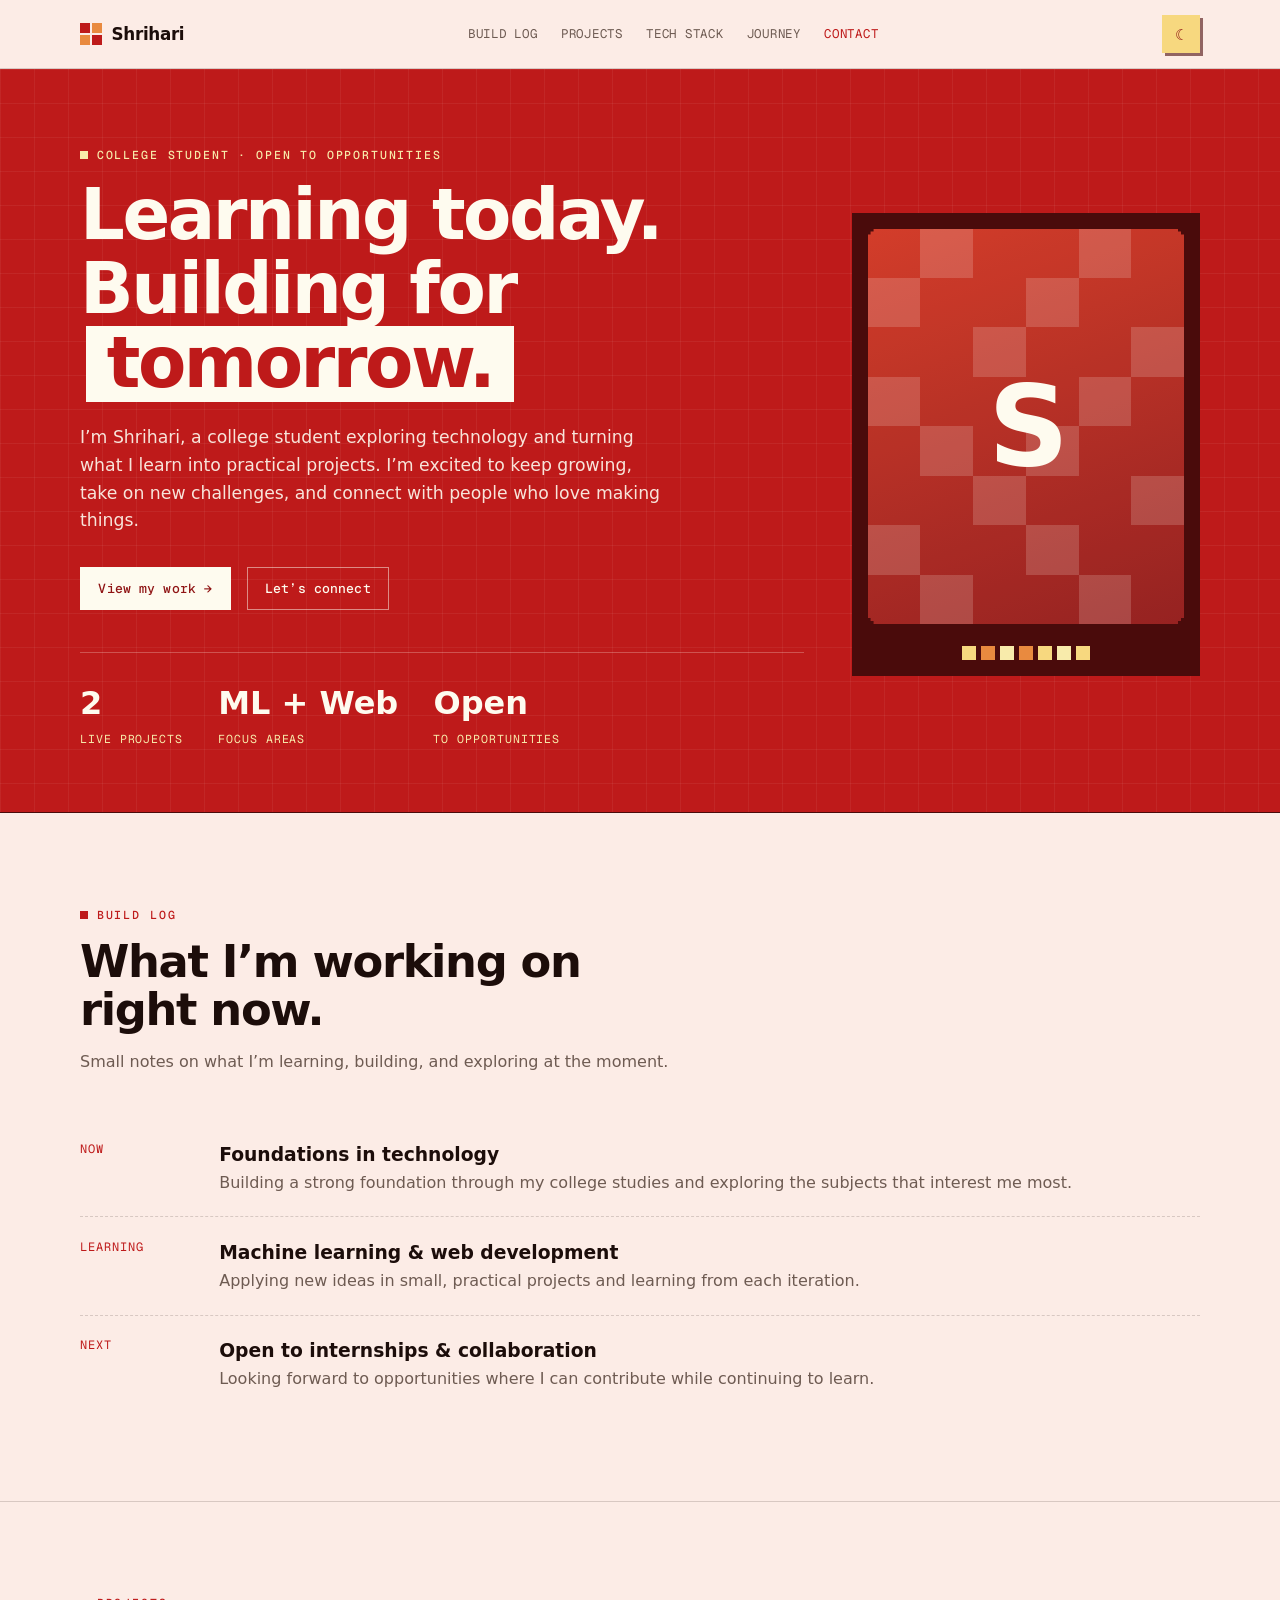
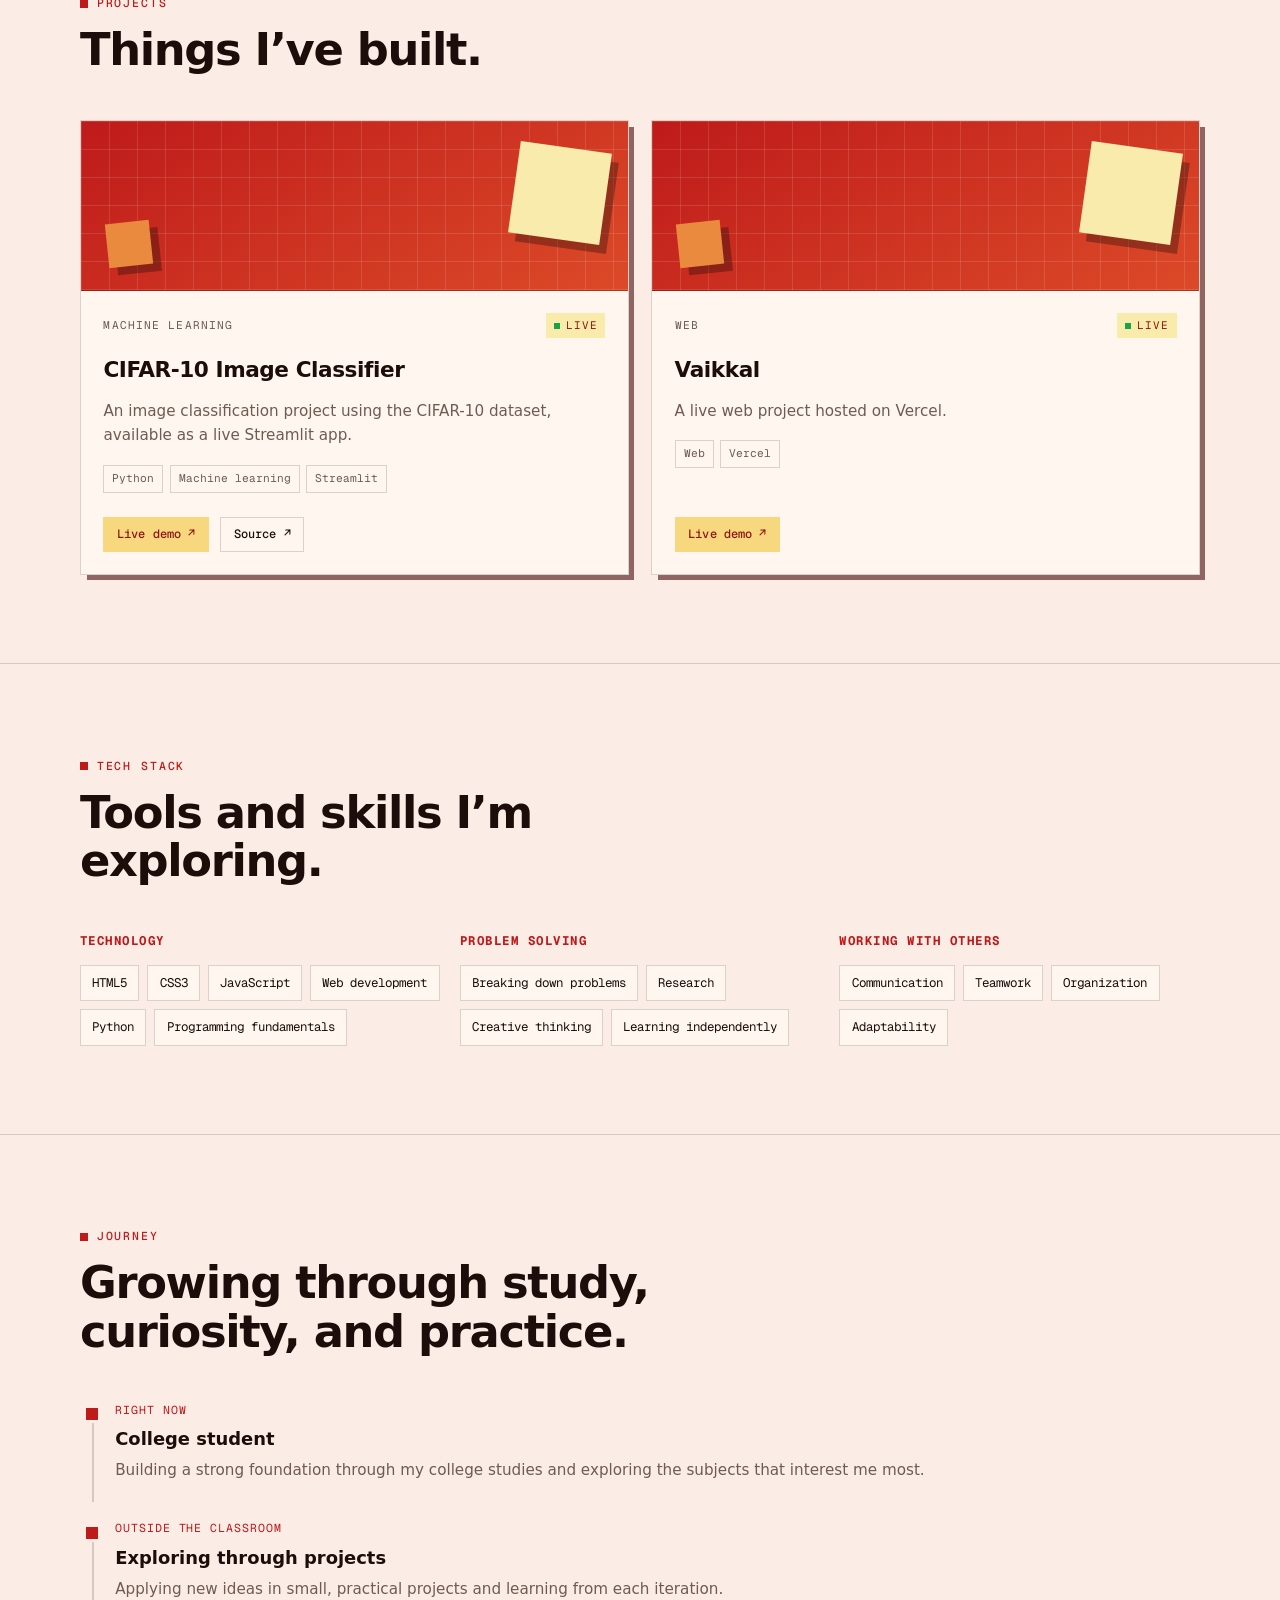
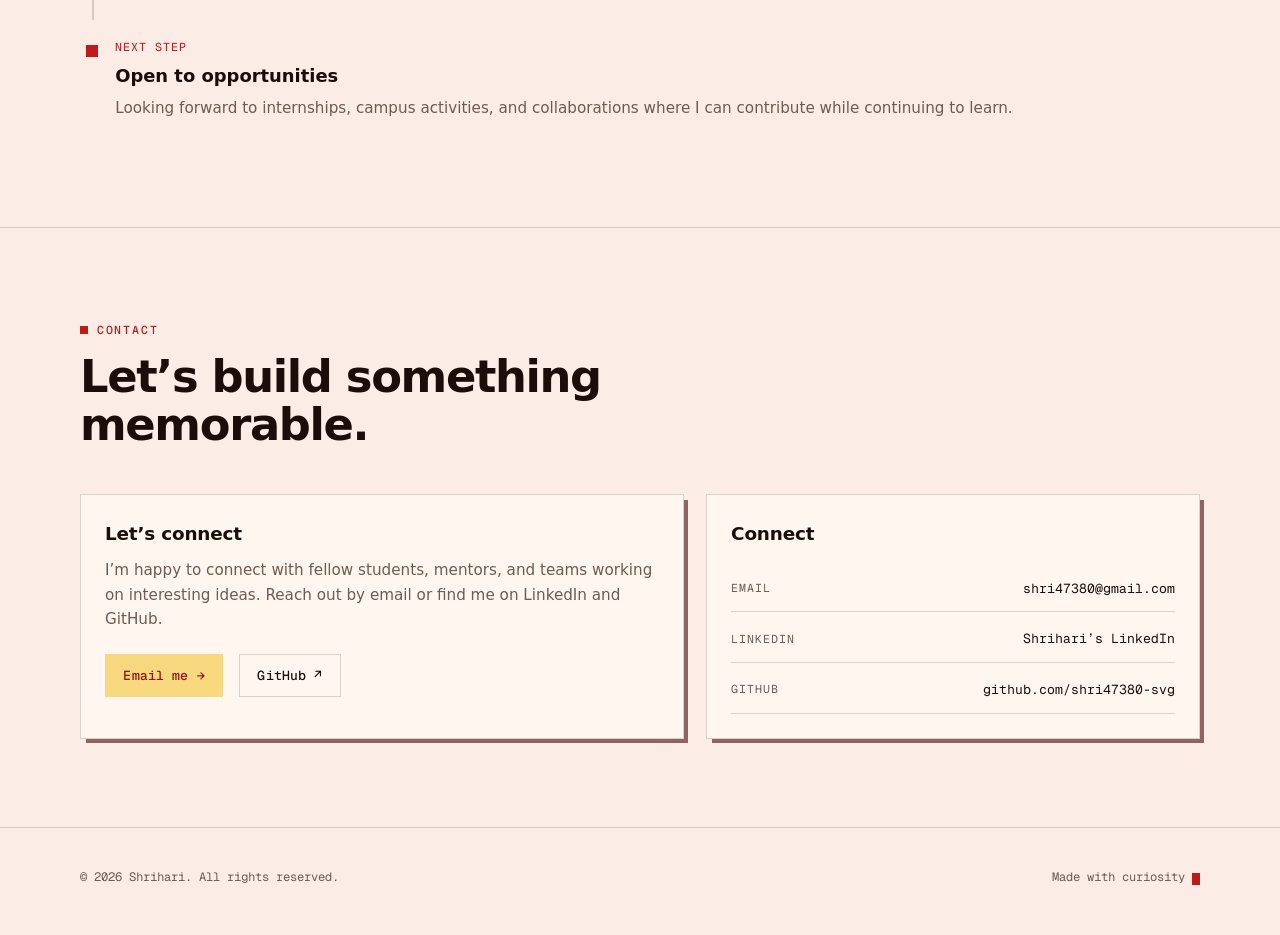
<file: index.html>
<!DOCTYPE html>
<html lang="en">
  <head>
    <meta charset="UTF-8" />
    <meta name="viewport" content="width=device-width, initial-scale=1.0" />
    <meta name="theme-color" content="#be1a1a" />
    <meta name="color-scheme" content="light dark" />
    <title>Shrihari | Student Portfolio</title>
    <meta
      name="description"
      content="Shrihari's student portfolio: learning, exploring technology, and building ideas into digital projects."
    />
    <meta property="og:type" content="website" />
    <meta property="og:title" content="Shrihari | Student Portfolio" />
    <meta
      property="og:description"
      content="Learning, exploring technology, and building ideas into digital projects."
    />
    <link rel="canonical" href="https://shri47380-svg.github.io/hari/" />
    <link rel="icon" type="image/svg+xml" href="favicon.svg" />
    <link rel="preconnect" href="https://api.fontshare.com" crossorigin />
    <link rel="preconnect" href="https://fonts.googleapis.com" />
    <link rel="preconnect" href="https://fonts.gstatic.com" crossorigin />
    <link
      href="https://api.fontshare.com/v2/css?f[]=general-sans@500,600,700&f[]=satoshi@400,500,700&display=swap"
      rel="stylesheet"
    />
    <link
      href="https://fonts.googleapis.com/css2?family=Geist+Mono:wght@400;500&display=swap"
      rel="stylesheet"
    />
    <link rel="stylesheet" href="css/styles.css" />
    <script>
      try {
        var saved = localStorage.getItem("theme");
        var dark = saved ? saved === "dark" : matchMedia("(prefers-color-scheme: dark)").matches;
        document.documentElement.classList.toggle("dark", dark);
        if (!sessionStorage.getItem("intro-seen") && !matchMedia("(prefers-reduced-motion: reduce)").matches) {
          document.documentElement.classList.add("intro");
          setTimeout(function () {
            var c = document.getElementById("intro");
            if (!c || !c.classList.contains("is-live")) document.documentElement.classList.remove("intro");
          }, 5000);
        }
      } catch (e) {}
    </script>
  </head>
  <body>
    <div id="intro" aria-hidden="true"><div class="intro-inner"><div class="intro-name">Shrihari</div><div class="intro-bar"><span></span></div></div></div>

    <header class="site-header">
      <div class="container header-inner">
        <a href="#top" class="brand">
          <span class="brand-mark" aria-hidden="true"><i></i><i></i><i></i><i></i></span>
          Shrihari
        </a>
        <nav class="main-nav" aria-label="Main navigation">
          <a href="#build-log">Build Log</a>
          <a href="#projects">Projects</a>
          <a href="#tech-stack">Tech Stack</a>
          <a href="#journey">Journey</a>
          <a href="#contact">Contact</a>
        </nav>
        <div class="header-actions">
          <button class="icon-btn" id="theme-toggle" type="button" aria-label="Toggle theme" title="Toggle theme">
            <span id="theme-icon" aria-hidden="true">☾</span>
          </button>
        </div>
      </div>
    </header>

    <main id="top">
      <section class="hero">
        <div class="container hero-inner">
          <div class="hero-copy" data-reveal>
            <div class="eyebrow">College student · Open to opportunities</div>
            <h1>
              Learning today. Building for <span class="chip">tomorrow.</span>
            </h1>
            <p class="summary">
              I’m Shrihari, a college student exploring technology and turning what I learn into
              practical projects. I’m excited to keep growing, take on new challenges, and connect
              with people who love making things.
            </p>
            <div class="btn-row">
              <a class="btn cream" href="#projects">View my work →</a>
              <a class="btn ghost" href="#contact">Let’s connect</a>
            </div>
            <div class="stat-row" aria-label="Portfolio highlights">
              <div class="stat">
                <div class="value">2</div>
                <div class="label">Live projects</div>
              </div>
              <div class="stat">
                <div class="value">ML + Web</div>
                <div class="label">Focus areas</div>
              </div>
              <div class="stat">
                <div class="value">Open</div>
                <div class="label">To opportunities</div>
              </div>
            </div>
          </div>

          <aside class="portrait" data-reveal aria-label="Profile">
            <div class="portrait-inner pixel-corners">
              <div class="portrait-grid" aria-hidden="true">
                <i></i><i class="on"></i><i></i><i></i><i class="on"></i><i></i>
                <i class="on"></i><i></i><i></i><i class="on"></i><i></i><i></i>
                <i></i><i></i><i class="on"></i><i></i><i></i><i class="on"></i>
                <i class="on"></i><i></i><i></i><i></i><i class="on"></i><i></i>
                <i></i><i class="on"></i><i></i><i class="on"></i><i></i><i></i>
                <i></i><i></i><i class="on"></i><i></i><i></i><i class="on"></i>
                <i class="on"></i><i></i><i></i><i class="on"></i><i></i><i></i>
                <i></i><i class="on"></i><i></i><i></i><i class="on"></i><i></i>
              </div>
              <div class="monogram">S</div>
            </div>
            <div class="pixel-strip" aria-hidden="true">
              <i></i><i></i><i></i><i></i><i></i><i></i><i></i>
            </div>
          </aside>
        </div>
      </section>

      <section id="build-log" class="section">
        <div class="container">
          <div class="section-head" data-reveal>
            <div class="eyebrow">Build Log</div>
            <h2>What I’m working on right now.</h2>
            <p>Small notes on what I’m learning, building, and exploring at the moment.</p>
          </div>

          <div data-reveal>
            <div class="log-item">
              <div class="log-date">Now</div>
              <div>
                <h3>Foundations in technology</h3>
                <p style="color: var(--text-soft)">
                  Building a strong foundation through my college studies and exploring the subjects
                  that interest me most.
                </p>
              </div>
            </div>
            <div class="log-item">
              <div class="log-date">Learning</div>
              <div>
                <h3>Machine learning &amp; web development</h3>
                <p style="color: var(--text-soft)">
                  Applying new ideas in small, practical projects and learning from each iteration.
                </p>
              </div>
            </div>
            <div class="log-item">
              <div class="log-date">Next</div>
              <div>
                <h3>Open to internships &amp; collaboration</h3>
                <p style="color: var(--text-soft)">
                  Looking forward to opportunities where I can contribute while continuing to learn.
                </p>
              </div>
            </div>
          </div>
        </div>
      </section>

      <section id="projects" class="section">
        <div class="container">
          <div class="section-head" data-reveal>
            <div class="eyebrow">Projects</div>
            <h2>Things I’ve built.</h2>
          </div>

          <div class="project-grid">
            <article class="project" data-reveal>
              <div class="project-visual" aria-hidden="true">
                <div class="pv-grid"></div>
                <div class="pv-tile"></div>
                <div class="pv-tile small"></div>
              </div>
              <div class="project-body">
                <div class="project-meta">
                  <span class="project-cat">Machine Learning</span>
                  <span class="status live">Live</span>
                </div>
                <h3>CIFAR-10 Image Classifier</h3>
                <p class="tagline">
                  An image classification project using the CIFAR-10 dataset, available as a live
                  Streamlit app.
                </p>
                <div class="stack">
                  <span>Python</span>
                  <span>Machine learning</span>
                  <span>Streamlit</span>
                </div>
                <div class="project-links">
                  <a class="btn sm" href="https://cifar10-image-classifier1.streamlit.app/" target="_blank" rel="noopener noreferrer">Live demo ↗</a>
                  <a class="btn sm ghost" href="https://github.com/shri47380-svg/cifar10-image-classifier" target="_blank" rel="noopener noreferrer">Source ↗</a>
                </div>
              </div>
            </article>

            <article class="project" data-reveal>
              <div class="project-visual" aria-hidden="true">
                <div class="pv-grid"></div>
                <div class="pv-tile"></div>
                <div class="pv-tile small"></div>
              </div>
              <div class="project-body">
                <div class="project-meta">
                  <span class="project-cat">Web</span>
                  <span class="status live">Live</span>
                </div>
                <h3>Vaikkal</h3>
                <p class="tagline">A live web project hosted on Vercel.</p>
                <div class="stack">
                  <span>Web</span>
                  <span>Vercel</span>
                </div>
                <div class="project-links">
                  <a class="btn sm" href="https://vaikkal.vercel.app/" target="_blank" rel="noopener noreferrer">Live demo ↗</a>
                </div>
              </div>
            </article>
          </div>
        </div>
      </section>

      <section id="tech-stack" class="section">
        <div class="container">
          <div class="section-head" data-reveal>
            <div class="eyebrow">Tech Stack</div>
            <h2>Tools and skills I’m exploring.</h2>
          </div>

          <div class="stack-cols">
            <div class="col" data-reveal>
              <h3>Technology</h3>
              <div class="chips">
                <span>HTML5</span>
                <span>CSS3</span>
                <span>JavaScript</span>
                <span>Web development</span>
                <span>Python</span>
                <span>Programming fundamentals</span>
              </div>
            </div>
            <div class="col" data-reveal>
              <h3>Problem solving</h3>
              <div class="chips">
                <span>Breaking down problems</span>
                <span>Research</span>
                <span>Creative thinking</span>
                <span>Learning independently</span>
              </div>
            </div>
            <div class="col" data-reveal>
              <h3>Working with others</h3>
              <div class="chips">
                <span>Communication</span>
                <span>Teamwork</span>
                <span>Organization</span>
                <span>Adaptability</span>
              </div>
            </div>
          </div>
        </div>
      </section>

      <section id="journey" class="section">
        <div class="container">
          <div class="section-head" data-reveal>
            <div class="eyebrow">Journey</div>
            <h2>Growing through study, curiosity, and practice.</h2>
          </div>

          <div class="timeline">
            <article class="tl-item" data-reveal>
              <div class="tl-when">Right now</div>
              <h3>College student</h3>
              <p>
                Building a strong foundation through my college studies and exploring the subjects
                that interest me most.
              </p>
            </article>
            <article class="tl-item" data-reveal>
              <div class="tl-when">Outside the classroom</div>
              <h3>Exploring through projects</h3>
              <p>Applying new ideas in small, practical projects and learning from each iteration.</p>
            </article>
            <article class="tl-item" data-reveal>
              <div class="tl-when">Next step</div>
              <h3>Open to opportunities</h3>
              <p>
                Looking forward to internships, campus activities, and collaborations where I can
                contribute while continuing to learn.
              </p>
            </article>
          </div>
        </div>
      </section>

      <section id="contact" class="section">
        <div class="container">
          <div class="section-head" data-reveal>
            <div class="eyebrow">Contact</div>
            <h2>Let’s build something memorable.</h2>
          </div>

          <div class="contact-grid">
            <article class="card hard" data-reveal>
              <h3>Let’s connect</h3>
              <p>
                I’m happy to connect with fellow students, mentors, and teams working on interesting
                ideas. Reach out by email or find me on LinkedIn and GitHub.
              </p>
              <div class="btn-row" style="display: flex; gap: 1rem; margin-top: 1.4rem; flex-wrap: wrap">
                <a class="btn" href="mailto:shri47380@gmail.com">Email me →</a>
                <a class="btn ghost" href="https://github.com/shri47380-svg" target="_blank" rel="noopener noreferrer">GitHub ↗</a>
              </div>
            </article>

            <article class="card hard" data-reveal>
              <h3>Connect</h3>
              <ul class="contact-list">
                <li><span>Email</span><a href="mailto:shri47380@gmail.com">shri47380@gmail.com</a></li>
                <li>
                  <span>LinkedIn</span>
                  <a href="https://www.linkedin.com/in/shri-hari-c-b9612a381?utm_source=share&amp;utm_campaign=share_via&amp;utm_content=profile&amp;utm_medium=android_app" target="_blank" rel="noopener noreferrer">Shrihari’s LinkedIn</a>
                </li>
                <li>
                  <span>GitHub</span>
                  <a href="https://github.com/shri47380-svg" target="_blank" rel="noopener noreferrer">github.com/shri47380-svg</a>
                </li>
              </ul>
            </article>
          </div>
        </div>
      </section>
    </main>

    <footer class="footer">
      <div class="container footer-inner">
        <span>© <span id="year"></span> Shrihari. All rights reserved.</span>
        <span>Made with curiosity <span class="cursor" aria-hidden="true"></span></span>
      </div>
    </footer>

    <script src="js/main.js" defer></script>
  </body>
</html>
</file>
<file: css/styles.css>
:root {
  --accent-50: #fefbef;
  --accent-100: #fcf5d6;
  --accent-200: #f8ebab;
  --accent-300: #f7d87f;
  --accent-400: #e98a3f;
  --accent-500: #dc4a28;
  --accent-600: #d0311e;
  --accent-700: #be1a1a;
  --accent-800: #8f1414;
  --accent-900: #4a0b0b;
  --ink: #1c0d0a;
  --night: #1e0f0c;
  --paper: #fcece6;
  --cream: #fff7ef;
  --muted: #6e5b52;

  --bg: var(--paper);
  --surface: var(--cream);
  --text: var(--ink);
  --text-soft: var(--muted);
  --line: rgba(28, 13, 10, 0.16);
  --shadow: #4a0b0b99;

  --font-display: "General Sans", "Satoshi", system-ui, sans-serif;
  --font-sans: "Satoshi", system-ui, sans-serif;
  --font-mono: "Geist Mono", ui-monospace, monospace;

  --max: 1120px;
  --px: 3px;
}

html.dark {
  --bg: var(--night);
  --surface: #26130e;
  --text: var(--accent-50);
  --text-soft: #cbb2a6;
  --line: rgba(248, 235, 171, 0.16);
  --shadow: #000000b3;
}

* {
  box-sizing: border-box;
  margin: 0;
  padding: 0;
}

html {
  scroll-behavior: smooth;
  scroll-padding-top: 84px;
  color-scheme: light dark;
}

body {
  font-family: var(--font-sans);
  background: var(--bg);
  color: var(--text);
  line-height: 1.6;
  -webkit-font-smoothing: antialiased;
  overflow-x: hidden;
}

a {
  color: inherit;
  text-decoration: none;
}

img,
svg {
  display: block;
  max-width: 100%;
}

.container {
  width: min(var(--max), calc(100% - 2rem));
  margin: 0 auto;
}

.mono {
  font-family: var(--font-mono);
}

/* Pixel corners */
.pixel-corners {
  clip-path: polygon(
    0 calc(var(--px) * 2),
    var(--px) calc(var(--px) * 2),
    var(--px) var(--px),
    calc(var(--px) * 2) var(--px),
    calc(var(--px) * 2) 0,
    calc(100% - var(--px) * 2) 0,
    calc(100% - var(--px) * 2) var(--px),
    calc(100% - var(--px)) var(--px),
    calc(100% - var(--px)) calc(var(--px) * 2),
    100% calc(var(--px) * 2),
    100% calc(100% - var(--px) * 2),
    calc(100% - var(--px)) calc(100% - var(--px) * 2),
    calc(100% - var(--px)) calc(100% - var(--px)),
    calc(100% - var(--px) * 2) calc(100% - var(--px)),
    calc(100% - var(--px) * 2) 100%,
    calc(var(--px) * 2) 100%,
    calc(var(--px) * 2) calc(100% - var(--px)),
    var(--px) calc(100% - var(--px)),
    var(--px) calc(100% - var(--px) * 2),
    0 calc(100% - var(--px) * 2)
  );
}

/* Buttons */
.btn {
  position: relative;
  display: inline-flex;
  align-items: center;
  gap: 0.5rem;
  padding: 0.7rem 1.15rem;
  font-family: var(--font-mono);
  font-size: 0.82rem;
  font-weight: 500;
  letter-spacing: 0.01em;
  color: var(--accent-800);
  background: var(--accent-300);
  cursor: pointer;
  transition: background 0.15s ease, transform 0.1s ease;
}

.btn::before {
  content: "";
  position: absolute;
  inset: 0;
  transform: translate(4px, 4px);
  background: var(--shadow);
  z-index: -1;
}

.btn:hover {
  background: var(--accent-200);
}

.btn:active {
  transform: translate(1px, 1px);
}

.btn.cream {
  background: var(--accent-50);
}

.btn.cream:hover {
  background: var(--accent-200);
}

.btn.ghost {
  background: transparent;
  color: var(--text);
  box-shadow: inset 0 0 0 1px var(--line);
}

.btn.ghost:hover {
  background: rgba(220, 74, 40, 0.08);
}

.btn.sm {
  padding: 0.5rem 0.85rem;
  font-size: 0.75rem;
}

/* Intro cover */
#intro {
  display: none;
}

html.intro #intro {
  display: grid;
  place-items: center;
  position: fixed;
  inset: 0;
  z-index: 100;
  background: var(--accent-700);
  color: var(--accent-50);
}

#intro .intro-inner {
  text-align: center;
  transition: opacity 0.5s ease, transform 0.5s ease;
}

#intro.is-leaving .intro-inner {
  opacity: 0;
  transform: translateY(-16px);
}

#intro .intro-name {
  font-family: var(--font-display);
  font-weight: 600;
  font-size: clamp(2rem, 7vw, 4rem);
  letter-spacing: -0.03em;
}

#intro .intro-bar {
  margin-top: 1.25rem;
  width: min(260px, 60vw);
  height: 10px;
  background: rgba(254, 251, 239, 0.25);
  overflow: hidden;
}

#intro .intro-bar span {
  display: block;
  height: 100%;
  width: 40%;
  background: var(--accent-50);
  animation: introload 1.1s steps(6) infinite;
}

@keyframes introload {
  from {
    transform: translateX(-120%);
  }
  to {
    transform: translateX(320%);
  }
}

@keyframes fadeup {
  from {
    opacity: 0;
    transform: translateY(18px);
  }
  to {
    opacity: 1;
    transform: none;
  }
}

@keyframes blink {
  0%,
  49% {
    opacity: 1;
  }
  50%,
  100% {
    opacity: 0;
  }
}

/* Header */
.site-header {
  position: sticky;
  top: 0;
  z-index: 50;
  background: color-mix(in srgb, var(--bg) 88%, transparent);
  backdrop-filter: blur(10px);
  border-bottom: 1px solid var(--line);
}

.header-inner {
  display: flex;
  align-items: center;
  justify-content: space-between;
  min-height: 68px;
  gap: 1rem;
}

.brand {
  display: inline-flex;
  align-items: center;
  gap: 0.6rem;
  font-family: var(--font-display);
  font-weight: 600;
  letter-spacing: -0.02em;
  font-size: 1.05rem;
}

.brand-mark {
  width: 22px;
  height: 22px;
  display: grid;
  grid-template-columns: repeat(2, 1fr);
  gap: 2px;
}

.brand-mark i {
  background: var(--accent-700);
}

.brand-mark i:nth-child(2) {
  background: var(--accent-400);
}

.brand-mark i:nth-child(3) {
  background: var(--accent-400);
}

.brand-mark i:nth-child(4) {
  background: var(--accent-700);
}

nav.main-nav {
  display: flex;
  align-items: center;
  gap: 0.15rem;
  font-family: var(--font-mono);
  font-size: 0.78rem;
  text-transform: uppercase;
  letter-spacing: 0.06em;
}

nav.main-nav a {
  padding: 0.45rem 0.65rem;
  color: var(--text-soft);
  transition: color 0.15s ease;
}

nav.main-nav a:hover,
nav.main-nav a.active {
  color: var(--accent-700);
}

html.dark nav.main-nav a:hover,
html.dark nav.main-nav a.active {
  color: var(--accent-300);
}

.header-actions {
  display: flex;
  align-items: center;
  gap: 0.5rem;
}

.icon-btn {
  position: relative;
  display: inline-grid;
  place-items: center;
  width: 38px;
  height: 38px;
  border: 0;
  background: var(--accent-300);
  color: var(--accent-800);
  cursor: pointer;
  font-family: var(--font-mono);
  font-size: 0.95rem;
}

.icon-btn::before {
  content: "";
  position: absolute;
  inset: 0;
  transform: translate(3px, 3px);
  background: var(--shadow);
  z-index: -1;
}

/* Eyebrow */
.eyebrow {
  display: inline-flex;
  align-items: center;
  gap: 0.55rem;
  font-family: var(--font-mono);
  font-size: 0.72rem;
  font-weight: 500;
  letter-spacing: 0.16em;
  text-transform: uppercase;
  color: var(--accent-700);
}

html.dark .eyebrow {
  color: var(--accent-300);
}

.eyebrow::before {
  content: "";
  width: 8px;
  height: 8px;
  background: currentColor;
}

/* Hero */
.hero {
  position: relative;
  background: var(--accent-700);
  color: var(--accent-50);
  border-bottom: 1px solid var(--accent-900);
  overflow: hidden;
}

.hero::before {
  content: "";
  position: absolute;
  inset: 0;
  background-image: linear-gradient(rgba(254, 251, 239, 0.06) 1px, transparent 1px),
    linear-gradient(90deg, rgba(254, 251, 239, 0.06) 1px, transparent 1px);
  background-size: 34px 34px;
  pointer-events: none;
}

.hero-inner {
  position: relative;
  display: grid;
  grid-template-columns: 1.35fr 0.65fr;
  align-items: center;
  gap: 3rem;
  padding: 4.5rem 0 4rem;
}

.hero .eyebrow {
  color: var(--accent-200);
}

.hero h1 {
  font-family: var(--font-display);
  font-weight: 600;
  font-size: clamp(2.4rem, 6vw, 4.4rem);
  line-height: 1.04;
  letter-spacing: -0.035em;
  margin: 0.8rem 0 0;
}

.hero h1 .chip {
  display: inline-block;
  margin-left: 0.35rem;
  padding: 0.02em 0.3em;
  background: var(--accent-50);
  color: var(--accent-700);
}

.hero .summary {
  margin-top: 1.4rem;
  max-width: 34em;
  font-size: 1.08rem;
  color: rgba(254, 251, 239, 0.9);
}

.hero .btn-row {
  display: flex;
  flex-wrap: wrap;
  gap: 1rem;
  margin-top: 2rem;
}

.hero .btn.ghost {
  color: var(--accent-50);
  box-shadow: inset 0 0 0 1px rgba(254, 251, 239, 0.5);
}

.hero .btn.ghost:hover {
  background: rgba(254, 251, 239, 0.12);
}

.stat-row {
  display: flex;
  flex-wrap: wrap;
  gap: 2.2rem;
  margin-top: 2.6rem;
  padding-top: 1.6rem;
  border-top: 1px solid rgba(254, 251, 239, 0.25);
}

.stat .value {
  font-family: var(--font-display);
  font-weight: 600;
  font-size: clamp(1.4rem, 3vw, 2rem);
  color: var(--accent-50);
}

.stat .label {
  font-family: var(--font-mono);
  font-size: 0.72rem;
  text-transform: uppercase;
  letter-spacing: 0.08em;
  color: var(--accent-200);
}

/* Portrait card */
.portrait {
  position: relative;
  background: var(--accent-900);
  padding: 1rem;
  animation: floaty 6s ease-in-out infinite;
}

@keyframes floaty {
  0%,
  100% {
    transform: translateY(0);
  }
  50% {
    transform: translateY(-10px);
  }
}

.portrait::before {
  content: "";
  position: absolute;
  inset: 0;
  transform: translate(6px, 6px);
  background: rgba(0, 0, 0, 0.45);
  z-index: -1;
}

.portrait-inner {
  position: relative;
  aspect-ratio: 4 / 5;
  background: linear-gradient(160deg, var(--accent-600), var(--accent-800));
  display: grid;
  place-items: center;
  overflow: hidden;
}

.portrait-inner .monogram {
  position: relative;
  z-index: 2;
  font-family: var(--font-display);
  font-weight: 600;
  font-size: clamp(4rem, 12vw, 7rem);
  color: var(--accent-50);
  letter-spacing: -0.05em;
}

.portrait-grid {
  position: absolute;
  inset: 0;
  z-index: 1;
  display: grid;
  grid-template-columns: repeat(6, 1fr);
  grid-template-rows: repeat(8, 1fr);
}

.portrait-grid i {
  background: rgba(254, 251, 239, 0.06);
}

.portrait-grid i.on {
  background: rgba(254, 251, 239, 0.22);
}

.pixel-strip {
  display: flex;
  gap: 5px;
  margin-top: 1.4rem;
  justify-content: center;
}

.pixel-strip i {
  width: 14px;
  height: 14px;
  background: var(--accent-300);
}

.pixel-strip i:nth-child(2n) {
  background: var(--accent-400);
}

.pixel-strip i:nth-child(3n) {
  background: var(--accent-200);
}

/* Sections */
.section {
  padding: 5.5rem 0;
  border-bottom: 1px solid var(--line);
}

.section-head {
  max-width: 620px;
  margin-bottom: 2.8rem;
}

.section-head h2 {
  font-family: var(--font-display);
  font-weight: 600;
  font-size: clamp(1.9rem, 4vw, 2.8rem);
  letter-spacing: -0.03em;
  line-height: 1.08;
  margin-top: 0.7rem;
}

.section-head p {
  margin-top: 0.9rem;
  color: var(--text-soft);
}

/* Cards */
.grid {
  display: grid;
  gap: 1.2rem;
}

.grid.cols-3 {
  grid-template-columns: repeat(3, minmax(0, 1fr));
}

.card {
  position: relative;
  background: var(--surface);
  border: 1px solid var(--line);
  padding: 1.5rem;
}

.card.hard::before {
  content: "";
  position: absolute;
  inset: 0;
  transform: translate(5px, 5px);
  background: var(--shadow);
  z-index: -1;
}

.card h3 {
  font-family: var(--font-display);
  font-weight: 600;
  font-size: 1.15rem;
  letter-spacing: -0.01em;
}

.card p {
  margin-top: 0.6rem;
  color: var(--text-soft);
  font-size: 0.95rem;
}

.card .tag-mono {
  font-family: var(--font-mono);
  font-size: 0.72rem;
  text-transform: uppercase;
  letter-spacing: 0.1em;
  color: var(--accent-700);
}

html.dark .card .tag-mono {
  color: var(--accent-300);
}

/* Build log */
.log-item {
  display: grid;
  grid-template-columns: 120px 1fr;
  gap: 1.2rem;
  padding: 1.3rem 0;
  border-top: 1px dashed var(--line);
}

.log-item:first-child {
  border-top: 0;
}

.log-date {
  font-family: var(--font-mono);
  font-size: 0.75rem;
  text-transform: uppercase;
  letter-spacing: 0.08em;
  color: var(--accent-700);
}

html.dark .log-date {
  color: var(--accent-300);
}

/* Projects */
.project-grid {
  display: grid;
  grid-template-columns: repeat(2, minmax(0, 1fr));
  gap: 1.4rem;
}

.project {
  position: relative;
  display: flex;
  flex-direction: column;
  background: var(--surface);
  border: 1px solid var(--line);
}

.project::before {
  content: "";
  position: absolute;
  inset: 0;
  transform: translate(6px, 6px);
  background: var(--shadow);
  z-index: -1;
}

.project-visual {
  position: relative;
  height: 170px;
  background: linear-gradient(150deg, var(--accent-700), var(--accent-500));
  border-bottom: 1px solid var(--line);
  overflow: hidden;
}

.project-visual .pv-grid {
  position: absolute;
  inset: 0;
  background-image: linear-gradient(rgba(254, 251, 239, 0.12) 1px, transparent 1px),
    linear-gradient(90deg, rgba(254, 251, 239, 0.12) 1px, transparent 1px);
  background-size: 28px 28px;
}

.project-visual .pv-tile {
  position: absolute;
  right: 22px;
  top: 26px;
  width: 92px;
  height: 92px;
  background: var(--accent-200);
  box-shadow: 8px 8px 0 rgba(28, 13, 10, 0.35);
  transform: rotate(8deg);
}

.project-visual .pv-tile.small {
  width: 44px;
  height: 44px;
  right: auto;
  left: 26px;
  top: auto;
  bottom: 24px;
  background: var(--accent-400);
  transform: rotate(-6deg);
}

.project-body {
  display: flex;
  flex-direction: column;
  gap: 0.7rem;
  padding: 1.4rem;
  flex: 1;
}

.project-meta {
  display: flex;
  align-items: center;
  justify-content: space-between;
  gap: 0.8rem;
}

.project-cat {
  font-family: var(--font-mono);
  font-size: 0.7rem;
  text-transform: uppercase;
  letter-spacing: 0.1em;
  color: var(--text-soft);
}

.status {
  display: inline-flex;
  align-items: center;
  gap: 0.4rem;
  font-family: var(--font-mono);
  font-size: 0.68rem;
  text-transform: uppercase;
  letter-spacing: 0.08em;
  padding: 0.25rem 0.5rem;
  background: var(--accent-200);
  color: var(--accent-800);
}

html.dark .status {
  background: var(--accent-900);
  color: var(--accent-200);
}

.status::before {
  content: "";
  width: 6px;
  height: 6px;
  background: var(--accent-600);
}

.status.live::before {
  background: #16a34a;
}

.status.local::before {
  background: var(--accent-400);
}

.project h3 {
  font-family: var(--font-display);
  font-weight: 600;
  font-size: 1.35rem;
  letter-spacing: -0.02em;
  margin-top: 0.2rem;
}

.project .tagline {
  color: var(--text-soft);
  font-size: 0.95rem;
}

.stack {
  display: flex;
  flex-wrap: wrap;
  gap: 0.4rem;
  margin-top: 0.4rem;
}

.stack span {
  font-family: var(--font-mono);
  font-size: 0.7rem;
  padding: 0.25rem 0.5rem;
  border: 1px solid var(--line);
  color: var(--text-soft);
}

.project-links {
  display: flex;
  flex-wrap: wrap;
  gap: 0.7rem;
  margin-top: auto;
  padding-top: 0.8rem;
}

/* Tech stack */
.stack-cols {
  display: grid;
  grid-template-columns: repeat(3, minmax(0, 1fr));
  gap: 1.2rem;
}

.stack-cols .col h3 {
  font-family: var(--font-mono);
  font-size: 0.78rem;
  text-transform: uppercase;
  letter-spacing: 0.12em;
  color: var(--accent-700);
  margin-bottom: 0.9rem;
}

html.dark .stack-cols .col h3 {
  color: var(--accent-300);
}

.chips {
  display: flex;
  flex-wrap: wrap;
  gap: 0.5rem;
}

.chips span {
  font-family: var(--font-mono);
  font-size: 0.78rem;
  padding: 0.45rem 0.7rem;
  background: var(--surface);
  border: 1px solid var(--line);
  transition: transform 0.15s ease, background 0.15s ease;
}

.chips span:hover {
  transform: translateY(-3px);
  background: var(--accent-200);
  color: var(--accent-800);
}

/* Journey timeline */
.timeline {
  display: grid;
  gap: 1.1rem;
}

.tl-item {
  position: relative;
  padding-left: 2.2rem;
  padding-bottom: 1.2rem;
}

.tl-item::before {
  content: "";
  position: absolute;
  left: 0.35rem;
  top: 0.45rem;
  width: 12px;
  height: 12px;
  background: var(--accent-700);
}

.tl-item::after {
  content: "";
  position: absolute;
  left: 0.72rem;
  top: 1.4rem;
  bottom: 0;
  width: 2px;
  background: var(--line);
}

.tl-item:last-child::after {
  display: none;
}

.tl-when {
  font-family: var(--font-mono);
  font-size: 0.72rem;
  text-transform: uppercase;
  letter-spacing: 0.08em;
  color: var(--accent-700);
}

html.dark .tl-when {
  color: var(--accent-300);
}

.tl-item h3 {
  font-family: var(--font-display);
  font-weight: 600;
  font-size: 1.12rem;
  margin: 0.35rem 0 0.3rem;
}

.tl-item p {
  color: var(--text-soft);
  font-size: 0.95rem;
}

/* Contact */
.contact-grid {
  display: grid;
  grid-template-columns: 1.1fr 0.9fr;
  gap: 1.4rem;
  align-items: stretch;
}

.contact-list {
  list-style: none;
  display: grid;
  gap: 0.2rem;
  margin-top: 1rem;
}

.contact-list li {
  display: flex;
  justify-content: space-between;
  align-items: center;
  gap: 1rem;
  padding: 0.8rem 0;
  border-bottom: 1px solid var(--line);
  font-family: var(--font-mono);
  font-size: 0.82rem;
}

.contact-list li span:first-child {
  color: var(--text-soft);
  text-transform: uppercase;
  letter-spacing: 0.08em;
  font-size: 0.72rem;
}

.contact-list li a:hover {
  color: var(--accent-700);
}

html.dark .contact-list li a:hover {
  color: var(--accent-300);
}

/* Footer */
.footer {
  padding: 2.5rem 0 3rem;
  font-family: var(--font-mono);
  font-size: 0.76rem;
  color: var(--text-soft);
}

.footer-inner {
  display: flex;
  align-items: center;
  justify-content: space-between;
  gap: 1rem;
  flex-wrap: wrap;
}

.footer .cursor {
  display: inline-block;
  width: 8px;
  height: 1em;
  background: var(--accent-700);
  vertical-align: text-bottom;
  animation: blink 1s steps(1) infinite;
}

/* Reveal */
[data-reveal] {
  opacity: 0;
  transform: translateY(20px);
  transition: opacity 0.6s cubic-bezier(0.22, 1, 0.36, 1),
    transform 0.6s cubic-bezier(0.22, 1, 0.36, 1);
}

[data-reveal].in {
  opacity: 1;
  transform: none;
}

:focus-visible {
  outline: 3px solid var(--accent-400);
  outline-offset: 3px;
}

@media (max-width: 900px) {
  .hero-inner,
  .grid.cols-3,
  .project-grid,
  .stack-cols,
  .contact-grid {
    grid-template-columns: 1fr;
  }

  .hero-inner {
    padding: 3.5rem 0 3rem;
  }

  .portrait {
    max-width: 320px;
  }

  .header-inner {
    flex-wrap: wrap;
  }

  nav.main-nav {
    order: 3;
    width: 100%;
    justify-content: flex-start;
    overflow-x: auto;
    padding-bottom: 0.3rem;
  }

  .log-item {
    grid-template-columns: 1fr;
    gap: 0.3rem;
  }
}

@media (max-width: 560px) {
  .section {
    padding: 4rem 0;
  }

  .hero .btn-row,
  .project-links {
    display: grid;
    grid-template-columns: 1fr;
  }

  .btn {
    width: 100%;
    justify-content: center;
  }
}

@media (prefers-reduced-motion: reduce) {
  html {
    scroll-behavior: auto;
  }

  *,
  *::before,
  *::after {
    animation-duration: 0.001ms !important;
    animation-iteration-count: 1 !important;
    transition-duration: 0.001ms !important;
  }

  [data-reveal] {
    opacity: 1;
    transform: none;
  }
}
</file>
